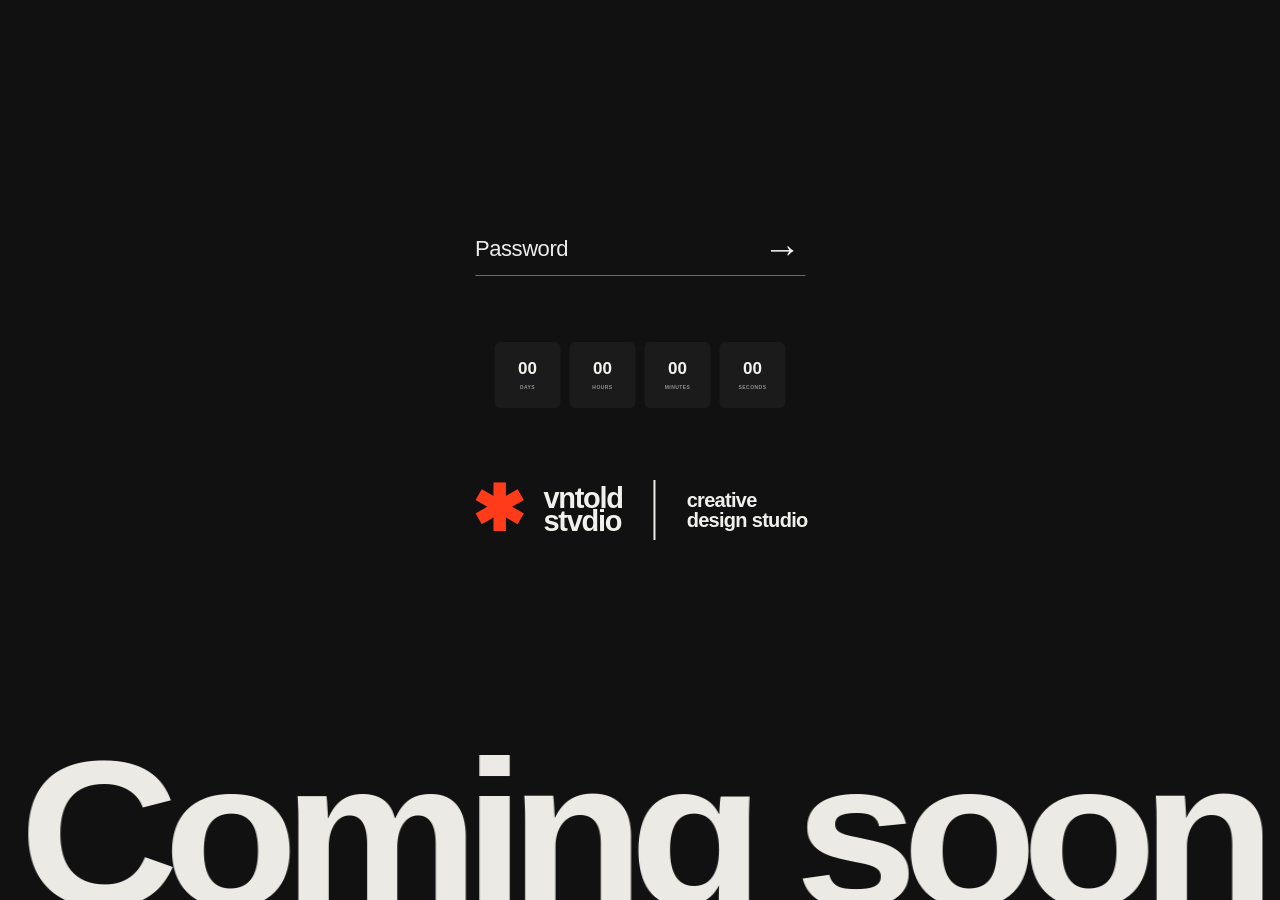
<file: index.html>
<!doctype html>
<html lang="en">
  <head>
    <meta charset="UTF-8" />
    <meta name="viewport" content="width=device-width, initial-scale=1.0" />

    <title>VNTOLD STVDIO®</title>

    <link rel="icon" type="image/png" href="favicon.png" />
    <link rel="stylesheet" href="style.css" />
  </head>

  <body>
    <main class="page">
      <div class="center-wrap">
        <!-- PASSWORD ENTRY -->
        <form class="password-form" id="passwordForm">
          <input
            type="password"
            class="password-input"
            id="password"
            placeholder="Password"
            aria-label="Password"
            autocomplete="current-password"
            required
          />

          <button
            class="password-submit"
            type="submit"
            aria-label="Enter website"
          >
            →
          </button>
        </form>

        <!-- COUNTDOWN -->
        <div class="countdown">
          <div class="time-box">
            <span class="number" id="days">20</span>
            <span class="label">days</span>
          </div>

          <div class="time-box">
            <span class="number" id="hours">00</span>
            <span class="label">hours</span>
          </div>

          <div class="time-box">
            <span class="number" id="minutes">00</span>
            <span class="label">minutes</span>
          </div>

          <div class="time-box">
            <span class="number" id="seconds">00</span>
            <span class="label">seconds</span>
          </div>
        </div>

        <!-- BRAND -->
        <div class="brand-row">
          <div class="brand-left">
            <div class="symbol">✱</div>

            <div class="brand-name">
              <span>vntold</span>
              <span>stvdio</span>
            </div>
          </div>

          <div class="divider"></div>

          <div class="descriptor">
            creative<br />
            design studio
          </div>
        </div>
      </div>

      <!-- LARGE BOTTOM TEXT -->
      <div class="coming-soon-wrap">
        <div class="coming-soon" id="comingSoon">Coming soon</div>
      </div>
    </main>

    <script>
      /* =========================
         COUNTDOWN
      ========================= */

      const launchDate = new Date("2026-09-08T00:00:00+10:00").getTime();

      function updateCountdown() {
        const now = Date.now();
        const distance = launchDate - now;

        if (distance <= 0) {
          document.getElementById("days").textContent = "00";
          document.getElementById("hours").textContent = "00";
          document.getElementById("minutes").textContent = "00";
          document.getElementById("seconds").textContent = "00";
          return;
        }

        const days = Math.floor(distance / (1000 * 60 * 60 * 24));

        const hours = Math.floor(
          (distance % (1000 * 60 * 60 * 24)) / (1000 * 60 * 60),
        );

        const minutes = Math.floor((distance % (1000 * 60 * 60)) / (1000 * 60));

        const seconds = Math.floor((distance % (1000 * 60)) / 1000);

        document.getElementById("days").textContent = String(days).padStart(
          2,
          "0",
        );

        document.getElementById("hours").textContent = String(hours).padStart(
          2,
          "0",
        );

        document.getElementById("minutes").textContent = String(
          minutes,
        ).padStart(2, "0");

        document.getElementById("seconds").textContent = String(
          seconds,
        ).padStart(2, "0");
      }

      updateCountdown();
      setInterval(updateCountdown, 1000);

      /* =========================
         FIT "COMING SOON"
      ========================= */

      function fitComingSoon() {
        const text = document.getElementById("comingSoon");

        text.style.transform = "scaleX(1)";

        const textWidth = text.getBoundingClientRect().width;

        const targetWidth = window.innerWidth * 0.97;

        const scale = targetWidth / textWidth;

        text.style.transform = `scaleX(${scale})`;
      }

      window.addEventListener("load", fitComingSoon);
      window.addEventListener("resize", fitComingSoon);

      /* =========================
         PASSWORD FORM
      ========================= */

      const passwordForm = document.getElementById("passwordForm");

      passwordForm.addEventListener("submit", function (event) {
        event.preventDefault();

        /*
          Password checking can be connected
          to Cloudflare later.

          For now this stops the page refreshing.
        */
      });
    </script>
  </body>
</html>
</file>
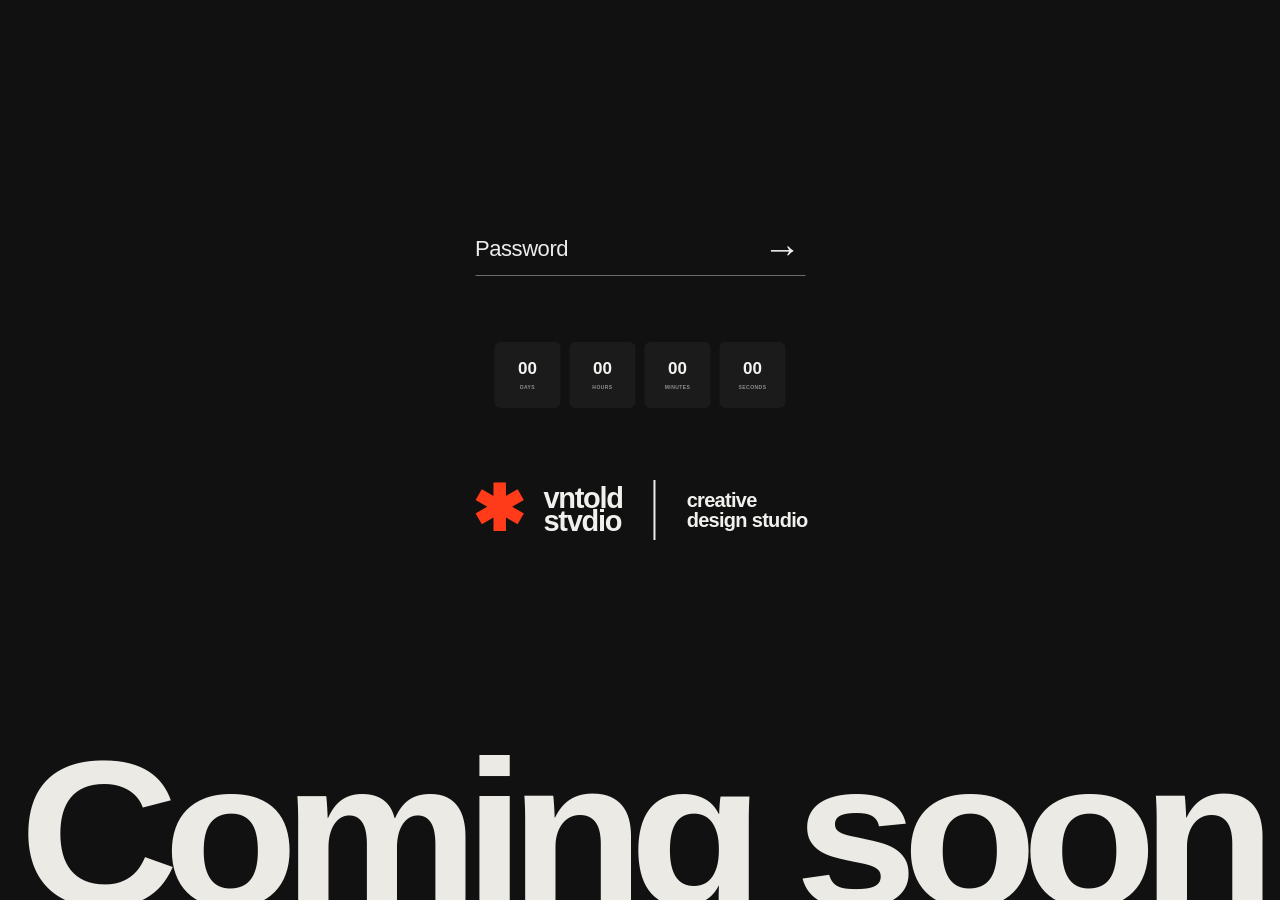
<file: public/index.html>
<!doctype html>
<html lang="en">
  <head>
    <meta charset="UTF-8" />
    <meta name="viewport" content="width=device-width, initial-scale=1.0" />

    <title>VNTOLD STVDIO®</title>

    <link rel="icon" type="image/png" href="favicon.png" />
    <link rel="stylesheet" href="style.css" />
  </head>

  <body>
    <main class="page">
      <div class="center-wrap">
        <!-- PASSWORD ENTRY -->
        <form class="password-form" id="passwordForm">
          <input
            type="password"
            class="password-input"
            id="password"
            placeholder="Password"
            aria-label="Password"
            autocomplete="current-password"
            required
          />

          <button
            class="password-submit"
            type="submit"
            aria-label="Enter website"
          >
            →
          </button>
        </form>

        <!-- COUNTDOWN -->
        <div class="countdown">
          <div class="time-box">
            <span class="number" id="days">30</span>
            <span class="label">days</span>
          </div>

          <div class="time-box">
            <span class="number" id="hours">00</span>
            <span class="label">hours</span>
          </div>

          <div class="time-box">
            <span class="number" id="minutes">00</span>
            <span class="label">minutes</span>
          </div>

          <div class="time-box">
            <span class="number" id="seconds">00</span>
            <span class="label">seconds</span>
          </div>
        </div>

        <!-- BRAND -->
        <div class="brand-row">
          <div class="brand-left">
            <div class="symbol">✱</div>

            <div class="brand-name">
              <span>vntold</span>
              <span>stvdio</span>
            </div>
          </div>

          <div class="divider"></div>

          <div class="descriptor">
            creative<br />
            design studio
          </div>
        </div>
      </div>

      <!-- LARGE BOTTOM TEXT -->
      <div class="coming-soon-wrap">
        <div class="coming-soon" id="comingSoon">Coming soon</div>
      </div>
    </main>

    <script>
      /* =========================
         COUNTDOWN
      ========================= */

      const launchDate = new Date("2026-09-29T00:00:00+10:00").getTime();

      function updateCountdown() {
        const now = Date.now();
        const distance = launchDate - now;

        if (distance <= 0) {
          document.getElementById("days").textContent = "00";
          document.getElementById("hours").textContent = "00";
          document.getElementById("minutes").textContent = "00";
          document.getElementById("seconds").textContent = "00";
          return;
        }

        const days = Math.floor(distance / (1000 * 60 * 60 * 24));

        const hours = Math.floor(
          (distance % (1000 * 60 * 60 * 24)) / (1000 * 60 * 60),
        );

        const minutes = Math.floor((distance % (1000 * 60 * 60)) / (1000 * 60));

        const seconds = Math.floor((distance % (1000 * 60)) / 1000);

        document.getElementById("days").textContent = String(days).padStart(
          2,
          "0",
        );

        document.getElementById("hours").textContent = String(hours).padStart(
          2,
          "0",
        );

        document.getElementById("minutes").textContent = String(
          minutes,
        ).padStart(2, "0");

        document.getElementById("seconds").textContent = String(
          seconds,
        ).padStart(2, "0");
      }

      updateCountdown();
      setInterval(updateCountdown, 1000);

      /* =========================
         FIT "COMING SOON"
      ========================= */

      function fitComingSoon() {
        const text = document.getElementById("comingSoon");

        text.style.transform = "scaleX(1)";

        const textWidth = text.getBoundingClientRect().width;

        const targetWidth = window.innerWidth * 0.97;

        const scale = targetWidth / textWidth;

        text.style.transform = `scaleX(${scale})`;
      }

      window.addEventListener("load", fitComingSoon);
      window.addEventListener("resize", fitComingSoon);

      /* =========================
         PASSWORD FORM
      ========================= */

      const passwordForm = document.getElementById("passwordForm");

      const passwordInput = document.getElementById("password");

      passwordForm.addEventListener("submit", async function (event) {
        event.preventDefault();

        passwordForm.classList.remove("error");

        try {
          const response = await fetch("/api/login", {
            method: "POST",

            headers: {
              "Content-Type": "application/json",
            },

            body: JSON.stringify({
              password: passwordInput.value,
            }),
          });

          if (response.ok) {
            window.location.href = "/studio/";
            return;
          }

          passwordInput.value = "";

          passwordForm.classList.add("error");

          passwordInput.focus();
        } catch (error) {
          passwordForm.classList.add("error");
        }
      });
    </script>
  </body>
</html>
</file>
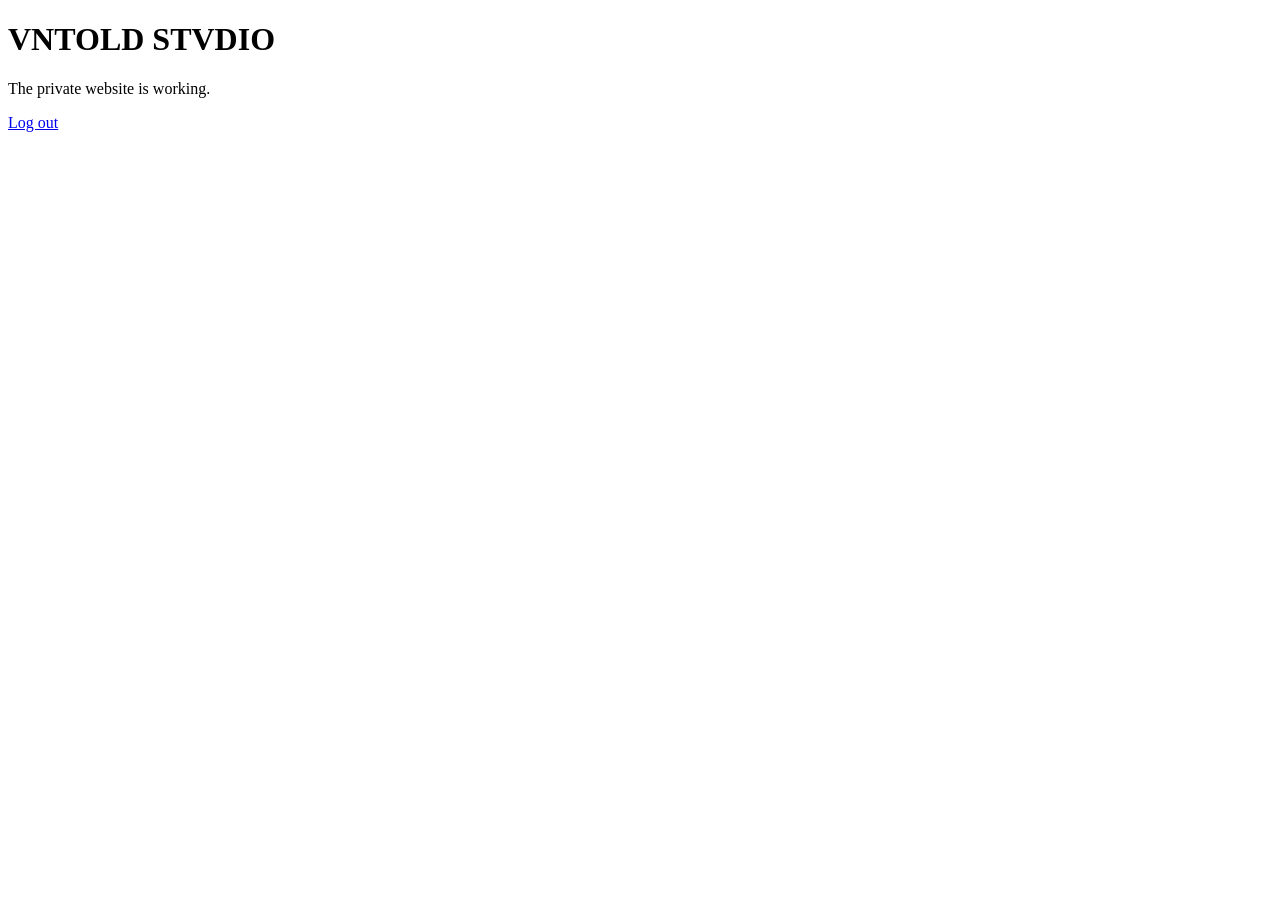
<file: studio/index.html>
<!doctype html>
<html lang="en">
  <head>
    <meta charset="UTF-8" />
    <meta name="viewport" content="width=device-width, initial-scale=1.0" />

    <title>VNTOLD STVDIO</title>
  </head>

  <body>
    <h1>VNTOLD STVDIO</h1>

    <p>The private website is working.</p>

    <a href="/logout">Log out</a>
  </body>
</html>
</file>
<file: style.css>
* {
  margin: 0;
  padding: 0;
  box-sizing: border-box;
}

/* =========================
   PAGE
========================= */

html,
body {
  width: 100%;
  height: 100%;
}

body {
  background: #111111;
  color: #efefec;

  font-family: Arial, Helvetica, sans-serif;

  overflow: hidden;
}

.page {
  position: relative;

  width: 100vw;
  height: 100vh;

  overflow: hidden;

  background: #111111;
}

/* =========================
   CENTRE CONTENT
========================= */

.center-wrap {
  position: absolute;

  left: 50%;
  top: 50%;

  transform: translate(-50%, -50%) translateY(-1vh);

  display: flex;
  flex-direction: column;
  align-items: center;
}

/* =========================
   PASSWORD ENTRY
========================= */

.password-form {
  position: absolute;

  bottom: calc(100% + 66px);

  width: 330px;
  height: 54px;

  display: flex;
  align-items: center;

  border-bottom: 1px solid rgba(255, 255, 255, 0.38);

  transition: border-color 0.25s ease;
}

.password-form:focus-within {
  border-color: rgba(255, 255, 255, 0.9);
}

.password-input {
  flex: 1;

  width: 100%;
  height: 100%;

  padding: 0;

  background: transparent;

  border: none;
  outline: none;

  color: #f0f0ed;

  font-family: inherit;

  font-size: 22px;
  font-weight: 400;

  letter-spacing: -0.02em;
}

.password-input::placeholder {
  color: rgba(255, 255, 255, 0.92);

  opacity: 1;
}

.password-submit {
  width: 58px;
  height: 100%;

  display: flex;
  align-items: center;
  justify-content: flex-end;

  padding: 0 4px 0 0;

  background: transparent;

  border: none;

  color: #f0f0ed;

  font-family: inherit;

  font-size: 38px;
  font-weight: 300;

  line-height: 1;

  cursor: pointer;

  transition:
    transform 0.25s ease,
    opacity 0.25s ease;
}

.password-submit:hover {
  transform: translateX(5px);
}

.password-submit:active {
  transform: translateX(8px);
}

/* =========================
   COUNTDOWN
========================= */

.countdown {
  display: flex;

  gap: 9px;

  margin-bottom: 72px;
}

.time-box {
  width: 66px;
  height: 66px;

  background: #1b1b1b;

  border-radius: 6px;

  display: flex;
  flex-direction: column;

  justify-content: center;
  align-items: center;
}

.number {
  color: #f3f3ef;

  font-size: 17px;
  font-weight: 700;

  line-height: 1;
}

.label {
  margin-top: 7px;

  color: #8f8f8f;

  font-size: 5px;
  font-weight: 600;

  letter-spacing: 0.09em;

  text-transform: uppercase;
}

/* =========================
   BRAND LOCKUP
========================= */

.brand-row {
  display: flex;
  align-items: center;
}

.brand-left {
  display: flex;
  align-items: center;

  gap: 18px;
}

.symbol {
  color: #ff3b19;

  font-size: 63px;
  font-weight: 700;

  line-height: 0.7;

  transform: translateY(-1px);
}

.brand-name {
  display: flex;
  flex-direction: column;

  color: #f0f0ed;

  font-size: 29px;
  font-weight: 700;

  line-height: 0.78;

  letter-spacing: -0.045em;
}

.divider {
  width: 2px;
  height: 60px;

  margin-left: 31px;
  margin-right: 31px;

  background: #ecece8;
}

.descriptor {
  color: #f0f0ed;

  font-size: 20px;
  font-weight: 600;

  line-height: 1.02;

  letter-spacing: -0.035em;

  white-space: nowrap;
}

/* =========================
   GIANT "COMING SOON"
========================= */

.coming-soon-wrap {
  position: absolute;

  left: 50%;
  bottom: -1.2vw;

  transform: translateX(-50%);

  width: max-content;

  pointer-events: none;
}

.coming-soon {
  display: block;

  color: #ebeae5;

  font-size: 16.2vw;
  font-weight: 600;

  line-height: 0.78;

  letter-spacing: -0.07em;

  white-space: nowrap;

  transform-origin: center bottom;

  will-change: transform;
}

/* =========================
   TABLET
========================= */

@media (max-width: 900px) {
  .center-wrap {
    top: 47%;
  }

  .password-form {
    bottom: calc(100% + 52px);

    width: 300px;
  }

  .password-input {
    font-size: 20px;
  }

  .password-submit {
    font-size: 34px;
  }

  .countdown {
    margin-bottom: 55px;
  }

  .time-box {
    width: 58px;
    height: 58px;
  }

  .number {
    font-size: 16px;
  }

  .symbol {
    font-size: 52px;
  }

  .brand-name {
    font-size: 24px;
  }

  .divider {
    height: 52px;

    margin-left: 24px;
    margin-right: 24px;
  }

  .descriptor {
    font-size: 17px;
  }

  .coming-soon {
    font-size: 17vw;
  }

  .coming-soon-wrap {
    bottom: -0.7vw;
  }
}

/* =========================
   MOBILE
========================= */

@media (max-width: 600px) {
  .center-wrap {
    top: 44%;

    width: 100%;

    padding: 0 15px;
  }

  .password-form {
    bottom: calc(100% + 42px);

    width: min(300px, calc(100vw - 44px));

    height: 48px;
  }

  .password-input {
    font-size: 18px;
  }

  .password-submit {
    width: 48px;

    font-size: 31px;
  }

  .countdown {
    gap: 6px;

    margin-bottom: 48px;
  }

  .time-box {
    width: 54px;
    height: 54px;
  }

  .number {
    font-size: 15px;
  }

  .label {
    font-size: 5px;
  }

  .brand-row {
    transform: scale(0.78);
  }

  .coming-soon {
    font-size: 23vw;
  }

  .coming-soon-wrap {
    bottom: 0;
  }
}
</file>
<file: public/style.css>
/* =========================================================
   RESET
========================================================= */

* {
  margin: 0;
  padding: 0;
  box-sizing: border-box;
}

html,
body {
  width: 100%;
  height: 100%;
}

body {
  background: #111111;
  color: #efefec;

  font-family: Arial, Helvetica, sans-serif;

  overflow: hidden;
}

/* =========================================================
   PAGE
========================================================= */

.page {
  position: relative;

  width: 100vw;
  height: 100vh;

  overflow: hidden;

  background: #111111;
}

/* =========================================================
   CENTRE CONTENT
========================================================= */

.center-wrap {
  position: absolute;

  left: 50%;
  top: 50%;

  transform: translate(-50%, -50%) translateY(-1vh);

  display: flex;
  flex-direction: column;
  align-items: center;
}

/* =========================================================
   PASSWORD ENTRY
========================================================= */

.password-form {
  position: absolute;

  bottom: calc(100% + 66px);

  width: 330px;
  height: 54px;

  display: flex;
  align-items: center;

  background: #111111;

  border-bottom: 1px solid rgba(255, 255, 255, 0.38);

  transition: border-color 0.25s ease;
}

.password-form:focus-within {
  border-color: rgba(255, 255, 255, 0.9);
}

/* =========================================================
   PASSWORD INPUT
========================================================= */

.password-input {
  flex: 1;

  width: 100%;
  height: 100%;

  padding: 0;

  border: none;
  outline: none;

  background: #111111 !important;
  background-color: #111111 !important;

  color: #ffffff;

  font-family: inherit;

  font-size: 22px;
  font-weight: 400;

  letter-spacing: -0.02em;

  appearance: none;
  -webkit-appearance: none;

  box-shadow: none;
}

/* PLACEHOLDER */

.password-input::placeholder {
  color: rgba(255, 255, 255, 0.92);

  opacity: 1;
}

/* =========================================================
   CHROME / SAFARI AUTOFILL FIX
========================================================= */

.password-input:-webkit-autofill,
.password-input:-webkit-autofill:hover,
.password-input:-webkit-autofill:focus,
.password-input:-webkit-autofill:active {
  -webkit-text-fill-color: #ffffff !important;

  caret-color: #ffffff !important;

  background-color: #111111 !important;

  -webkit-box-shadow: 0 0 0 1000px #111111 inset !important;

  box-shadow: 0 0 0 1000px #111111 inset !important;

  border: none !important;

  transition: background-color 999999s ease-in-out 0s;
}

/* STANDARD AUTOFILL */

.password-input:autofill {
  color: #ffffff !important;

  background: #111111 !important;
  background-color: #111111 !important;

  box-shadow: 0 0 0 1000px #111111 inset !important;
}

/* =========================================================
   PASSWORD ARROW
========================================================= */

.password-submit {
  width: 58px;
  height: 100%;

  display: flex;
  align-items: center;
  justify-content: flex-end;

  padding: 0 4px 0 0;

  border: none;
  outline: none;

  background: #111111;

  color: #f0f0ed;

  font-family: inherit;

  font-size: 38px;
  font-weight: 300;

  line-height: 1;

  cursor: pointer;

  appearance: none;
  -webkit-appearance: none;

  transition:
    transform 0.25s ease,
    opacity 0.25s ease;
}

.password-submit:hover {
  transform: translateX(5px);
}

.password-submit:active {
  transform: translateX(8px);
}

/* WRONG PASSWORD */

.password-form.error {
  border-color: #ff3b19;

  animation: passwordShake 0.35s ease;
}

@keyframes passwordShake {
  0% {
    transform: translateX(0);
  }

  25% {
    transform: translateX(-7px);
  }

  50% {
    transform: translateX(7px);
  }

  75% {
    transform: translateX(-4px);
  }

  100% {
    transform: translateX(0);
  }
}

/* =========================================================
   COUNTDOWN
========================================================= */

.countdown {
  display: flex;

  gap: 9px;

  margin-bottom: 72px;
}

.time-box {
  width: 66px;
  height: 66px;

  background: #1b1b1b;

  border-radius: 6px;

  display: flex;
  flex-direction: column;

  justify-content: center;
  align-items: center;
}

.number {
  color: #f3f3ef;

  font-size: 17px;
  font-weight: 700;

  line-height: 1;
}

.label {
  margin-top: 7px;

  color: #8f8f8f;

  font-size: 5px;
  font-weight: 600;

  letter-spacing: 0.09em;

  text-transform: uppercase;
}

/* =========================================================
   BRAND LOCKUP
========================================================= */

.brand-row {
  display: flex;
  align-items: center;
}

.brand-left {
  display: flex;
  align-items: center;

  gap: 18px;
}

.symbol {
  color: #ff3b19;

  font-size: 63px;
  font-weight: 700;

  line-height: 0.7;

  transform: translateY(-1px);
}

.brand-name {
  display: flex;
  flex-direction: column;

  color: #f0f0ed;

  font-size: 29px;
  font-weight: 700;

  line-height: 0.78;

  letter-spacing: -0.045em;
}

.divider {
  width: 2px;
  height: 60px;

  margin-left: 31px;
  margin-right: 31px;

  background: #ecece8;
}

.descriptor {
  color: #f0f0ed;

  font-size: 20px;
  font-weight: 600;

  line-height: 1.02;

  letter-spacing: -0.035em;

  white-space: nowrap;
}

/* =========================================================
   GIANT "COMING SOON"
========================================================= */

.coming-soon-wrap {
  position: absolute;

  left: 50%;
  bottom: -1.2vw;

  transform: translateX(-50%);

  width: max-content;

  pointer-events: none;
}

.coming-soon {
  display: block;

  color: #ebeae5;

  font-size: 16.2vw;
  font-weight: 600;

  line-height: 0.78;

  letter-spacing: -0.07em;

  white-space: nowrap;

  transform-origin: center bottom;

  will-change: transform;
}

/* =========================================================
   TABLET
========================================================= */

@media (max-width: 900px) {
  .center-wrap {
    top: 47%;
  }

  .password-form {
    bottom: calc(100% + 52px);

    width: 300px;
  }

  .password-input {
    font-size: 20px;
  }

  .password-submit {
    font-size: 34px;
  }

  .countdown {
    margin-bottom: 55px;
  }

  .time-box {
    width: 58px;
    height: 58px;
  }

  .number {
    font-size: 16px;
  }

  .symbol {
    font-size: 52px;
  }

  .brand-name {
    font-size: 24px;
  }

  .divider {
    height: 52px;

    margin-left: 24px;
    margin-right: 24px;
  }

  .descriptor {
    font-size: 17px;
  }

  .coming-soon {
    font-size: 17vw;
  }

  .coming-soon-wrap {
    bottom: -0.7vw;
  }
}

/* =========================================================
   MOBILE
========================================================= */

@media (max-width: 600px) {
  .center-wrap {
    top: 44%;

    width: 100%;

    padding: 0 15px;
  }

  .password-form {
    bottom: calc(100% + 42px);

    width: min(300px, calc(100vw - 44px));

    height: 48px;
  }

  .password-input {
    font-size: 18px;
  }

  .password-submit {
    width: 48px;

    font-size: 31px;
  }

  .countdown {
    gap: 6px;

    margin-bottom: 48px;
  }

  .time-box {
    width: 54px;
    height: 54px;
  }

  .number {
    font-size: 15px;
  }

  .label {
    font-size: 5px;
  }

  .brand-row {
    transform: scale(0.78);
  }

  .coming-soon {
    font-size: 23vw;
  }

  .coming-soon-wrap {
    bottom: 0;
  }
}
</file>
